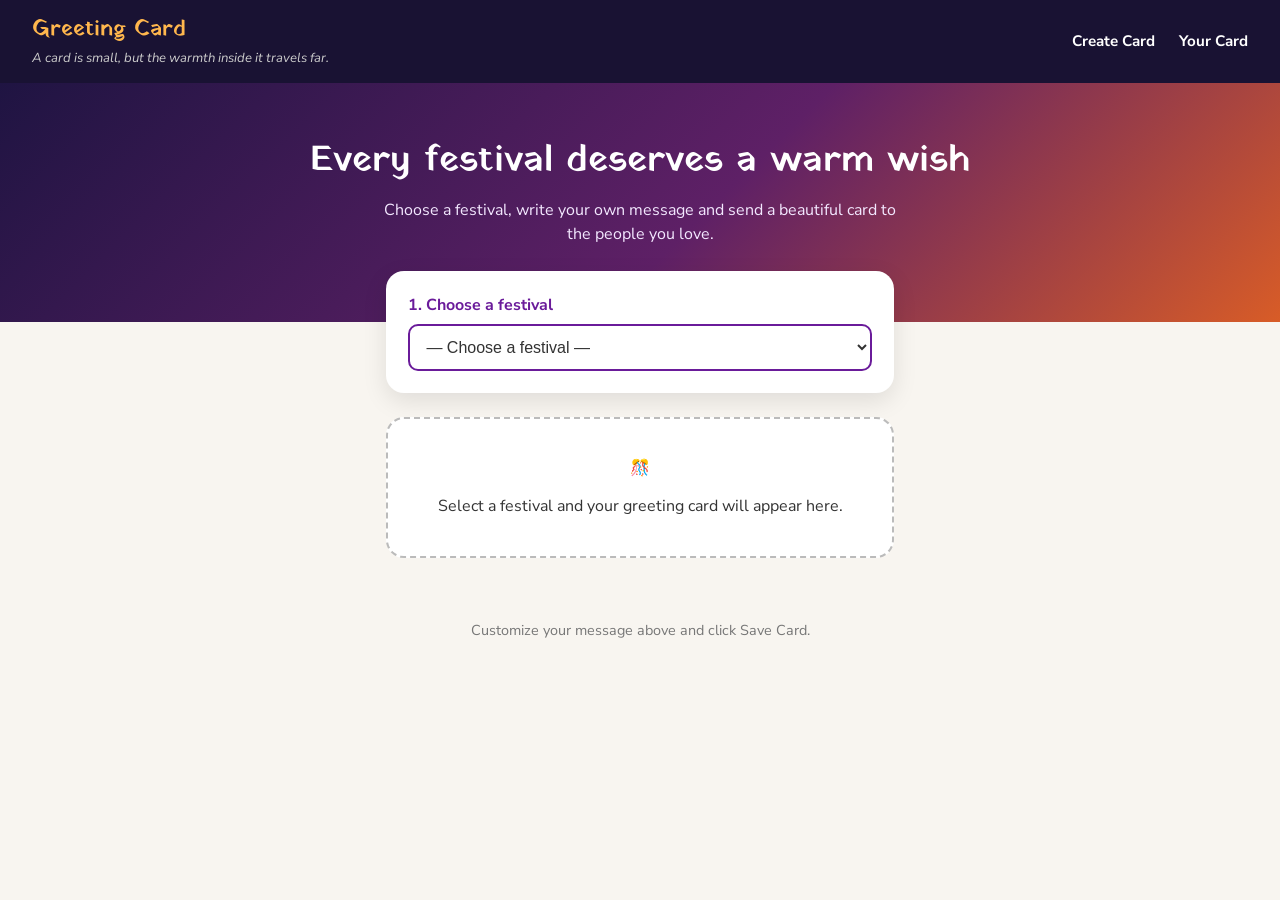
<file: index.html>
<!DOCTYPE html>
<html lang="en">
<head>
<meta charset="UTF-8">
<meta name="viewport" content="width=device-width, initial-scale=1">
<meta name="color-scheme" content="light">
<title>Festival Greeting Card Maker</title>
<link href="https://fonts.googleapis.com/css2?family=Nunito+Sans:wght@400;600;700&family=Yatra+One&display=swap" rel="stylesheet">
<link rel="stylesheet" href="flix.css">
</head>
<body>

<nav>
  <div class="brand">
    <strong>Greeting Card</strong>
    <span>A card is small, but the warmth inside it travels far.</span>
  </div>
  <div class="nav-links">
    <a href="greet.html">Create Card</a>
    <a href="greetnav.html#holi">Your Card</a>
  </div>
</nav>

<header>
  <h1>Every festival deserves a warm wish</h1>
  <p>Choose a festival, write your own message and send a beautiful card to the people you love.</p>
</header>

<main>
  <div class="box">
    <label for="festival">1. Choose a festival</label>
    <select id="festival">
      <option value="" disabled selected>— Choose a festival —</option>
      <option value="custom">✏️ Make your own card</option>
      <optgroup label="Hindu">
        <option value="diwali">Diwali</option>
        <option value="holi">Holi</option>
        <option value="rakhi">Raksha Bandhan</option>
        <option value="navratri">Navratri</option>
        <option value="dussehra">Dussehra</option>
        <option value="janmashtami">Janmashtami</option>
        <option value="durga">Durga Puja</option>
        <option value="ganesh">Ganesh Chaturthi</option>
        <option value="lohri">Lohri</option>
        <option value="pongal">Pongal</option>
        <option value="onam">Onam</option>
        <option value="chhath">Chhath Puja</option>
      </optgroup>
      <optgroup label="Muslim">
        <option value="eidfitr">Eid ul-Fitr</option>
        <option value="eidadha">Eid ul-Adha</option>
      </optgroup>
      <optgroup label="Sikh, Buddhist and Jain">
        <option value="gurpurab">Guru Nanak Jayanti</option>
        <option value="baisakhi">Baisakhi</option>
        <option value="buddha">Buddha Purnima</option>
        <option value="mahavir">Mahavir Jayanti</option>
      </optgroup>
      <optgroup label="Christian">
        <option value="christmas">Christmas</option>
        <option value="easter">Easter</option>
      </optgroup>
      <optgroup label="National and General">
        <option value="newyear">New Year</option>
        <option value="independence">Independence Day</option>
        <option value="republic">Republic Day</option>
      </optgroup>
    </select>
  </div>

  <div class="box empty">
    <p>🎊</p>
    <p>Select a festival and your greeting card will appear here.</p>
  </div>

<form id="custom" action="https://wa.me/" target="_blank" style="--c:#6a1b9a">
  <h2>Make Your Own Card</h2>
  <div class="face">
    <span class="deco d1">🎉</span><span class="deco d2">✨</span><span class="deco d3">🎉</span>
    <textarea name="text" rows="12" aria-label="Card message">🎉 Your Title Here 🎉

Dear Friend,
Write your own wish here.

With love, Your Name

Make your own card: https://greeting-card-maker-with-custom-sha.vercel.app/#custom</textarea>
  </div>
  <p class="about"><strong>Your own wish</strong><br>Write any message you like. The card link is in the last line, so it goes along when you share.</p>
  <div class="share-section">
    <span class="share-title">Share on:</span>
    <div class="share-buttons">
      <button type="submit" class="btn-wa">WhatsApp</button>
      <button type="submit" class="btn-x" formaction="https://twitter.com/intent/tweet">Post on X</button>
      <button type="submit" class="btn-fb" formaction="https://www.facebook.com/">Facebook</button>
      <button type="submit" class="btn-ig" formaction="https://www.instagram.com/">Instagram</button>
      <button type="submit" class="btn-sc" formaction="https://www.snapchat.com/">Snapchat</button>
    </div>
  </div>
</form>
<form id="diwali" action="greetnav.html#diwali" method="GET" style="--c:#f57c00">
  <h2>Diwali</h2>
  <div class="face">
    <span class="deco d1">🪔</span><span class="deco d2">✨</span><span class="deco d3">🪔</span>
    <textarea name="text" rows="12" aria-label="Card message">🪔 Happy Diwali 🪔

Dear Friend,
“Light one small lamp today. Hope spreads faster than darkness ever could.”

With love, Your Name

Make your own card: https://greeting-card-maker-with-custom-sha.vercel.app/#diwali</textarea>
  </div>
  <p class="about"><strong>Festival of Lights</strong><br>Celebrated in October or November. Homes glow with diyas and rangoli, families share sweets and pray to Goddess Lakshmi. It marks the victory of light over darkness and Lord Rama’s return to Ayodhya.</p>
  <button type="submit" class="save-btn">Save Card</button>
</form>
<form id="holi" action="greetnav.html#holi" method="GET" style="--c:#d81b60">
  <h2>Holi</h2>
  <div class="face">
    <span class="deco d1">🎨</span><span class="deco d2">💦</span><span class="deco d3">🎨</span>
    <textarea name="text" rows="12" aria-label="Card message">🎨 Happy Holi 🎨

Dear Friend,
“Life is a canvas, and today every colour is welcome.”

With love, Your Name

Make your own card: https://greeting-card-maker-with-custom-sha.vercel.app/#holi</textarea>
  </div>
  <p class="about"><strong>Festival of Colours</strong><br>Celebrated in March. People play with colours, sing and share sweets to welcome spring. It begins with Holika Dahan, the victory of good over evil.</p>
  <button type="submit" class="save-btn">Save Card</button>
</form>
<form id="rakhi" action="greetnav.html#rakhi" method="GET" style="--c:#c2185b">
  <h2>Raksha Bandhan</h2>
  <div class="face">
    <span class="deco d1">🎀</span><span class="deco d2">💛</span><span class="deco d3">🎀</span>
    <textarea name="text" rows="12" aria-label="Card message">🎀 Happy Raksha Bandhan 🎀

Dear Brother/Sister,
“Some bonds need no words, only a thread, a smile and a promise.”

With love, Your Name

Make your own card: https://greeting-card-maker-with-custom-sha.vercel.app/#rakhi</textarea>
  </div>
  <p class="about"><strong>Bond of Brother and Sister</strong><br>Celebrated in August. Sisters tie a rakhi on their brothers’ wrists, and brothers promise love, care and protection.</p>
  <button type="submit" class="save-btn">Save Card</button>
</form>
<form id="navratri" action="greetnav.html#navratri" method="GET" style="--c:#e53935">
  <h2>Navratri</h2>
  <div class="face">
    <span class="deco d1">🔱</span><span class="deco d2">🌺</span><span class="deco d3">🔱</span>
    <textarea name="text" rows="12" aria-label="Card message">🔱 Happy Navratri 🔱

Dear Friend,
“Faith lights the nine nights, and courage carries you through all the days.”

With love, Your Name

Make your own card: https://greeting-card-maker-with-custom-sha.vercel.app/#navratri</textarea>
  </div>
  <p class="about"><strong>Nine Nights of the Goddess</strong><br>Nine nights of worship of Goddess Durga, with fasting, garba and dandiya raas in the evenings.</p>
  <button type="submit" class="save-btn">Save Card</button>
</form>
<form id="dussehra" action="greetnav.html#dussehra" method="GET" style="--c:#bf360c">
  <h2>Dussehra</h2>
  <div class="face">
    <span class="deco d1">🏹</span><span class="deco d2">🔥</span><span class="deco d3">🏹</span>
    <textarea name="text" rows="12" aria-label="Card message">🏹 Happy Dussehra 🏹

Dear Friend,
“Every Ravan inside us falls when truth and kindness stand tall.”

With love, Your Name

Make your own card: https://greeting-card-maker-with-custom-sha.vercel.app/#dussehra</textarea>
  </div>
  <p class="about"><strong>Victory of Good over Evil</strong><br>Marks Lord Rama’s victory over Ravana. Effigies of Ravana are burnt on the tenth day after Navratri.</p>
  <button type="submit" class="save-btn">Save Card</button>
</form>
<form id="janmashtami" action="greetnav.html#janmashtami" method="GET" style="--c:#1e5aa8">
  <h2>Janmashtami</h2>
  <div class="face">
    <span class="deco d1">🦚</span><span class="deco d2">🪈</span><span class="deco d3">🦚</span>
    <textarea name="text" rows="12" aria-label="Card message">🦚 Happy Janmashtami 🦚

Dear Friend,
“Do your best, let go of the rest, and keep smiling like Krishna.”

With love, Your Name

Make your own card: https://greeting-card-maker-with-custom-sha.vercel.app/#janmashtami</textarea>
  </div>
  <p class="about"><strong>Birth of Lord Krishna</strong><br>Celebrated with fasting, bhajans, midnight prayers and the dahi handi pot-breaking fun.</p>
  <button type="submit" class="save-btn">Save Card</button>
</form>
<form id="durga" action="greetnav.html#durga" method="GET" style="--c:#c62828">
  <h2>Durga Puja</h2>
  <div class="face">
    <span class="deco d1">🌺</span><span class="deco d2">🥁</span><span class="deco d3">🌺</span>
    <textarea name="text" rows="12" aria-label="Card message">🌺 Shubho Durga Puja 🌺

Dear Friend,
“May Maa Durga give you the strength to face every storm with grace.”

With love, Your Name

Make your own card: https://greeting-card-maker-with-custom-sha.vercel.app/#durga</textarea>
  </div>
  <p class="about"><strong>Festival of Goddess Durga</strong><br>Most popular in Bengal. Grand pandals, dhak drums, dhunuchi dance and sindoor khela over five days.</p>
  <button type="submit" class="save-btn">Save Card</button>
</form>
<form id="ganesh" action="greetnav.html#ganesh" method="GET" style="--c:#ef6c00">
  <h2>Ganesh Chaturthi</h2>
  <div class="face">
    <span class="deco d1">🌼</span><span class="deco d2">🙏</span><span class="deco d3">🌼</span>
    <textarea name="text" rows="12" aria-label="Card message">🌼 Ganesh Chaturthi 🌼

Dear Friend,
“Begin with a prayer, walk with patience, and every obstacle will make way.”

Ganpati Bappa Morya! Your Name

Make your own card: https://greeting-card-maker-with-custom-sha.vercel.app/#ganesh</textarea>
  </div>
  <p class="about"><strong>Birthday of Lord Ganesha</strong><br>Ganesha idols are welcomed at home for a few days, offered modaks, and then immersed in water with cheers of Ganpati Bappa Morya.</p>
  <button type="submit" class="save-btn">Save Card</button>
</form>
<form id="lohri" action="greetnav.html#lohri" method="GET" style="--c:#e64a19">
  <h2>Lohri</h2>
  <div class="face">
    <span class="deco d1">🔥</span><span class="deco d2">🍿</span><span class="deco d3">🔥</span>
    <textarea name="text" rows="12" aria-label="Card message">🔥 Happy Lohri 🔥

Dear Friend,
“May the Lohri bonfire burn away your worries and warm every heart.”

With love, Your Name

Make your own card: https://greeting-card-maker-with-custom-sha.vercel.app/#lohri</textarea>
  </div>
  <p class="about"><strong>Winter Harvest Bonfire</strong><br>Celebrated in mid-January, mainly in Punjab. People dance bhangra around a bonfire and offer peanuts, rewri and popcorn.</p>
  <button type="submit" class="save-btn">Save Card</button>
</form>
<form id="pongal" action="greetnav.html#pongal" method="GET" style="--c:#f57f17">
  <h2>Pongal</h2>
  <div class="face">
    <span class="deco d1">🍯</span><span class="deco d2">🌞</span><span class="deco d3">🌾</span>
    <textarea name="text" rows="12" aria-label="Card message">🍯 Happy Pongal 🌾

Dear Friend,
“As the pot overflows, may your home overflow with joy and plenty.”

With love, Your Name

Make your own card: https://greeting-card-maker-with-custom-sha.vercel.app/#pongal</textarea>
  </div>
  <p class="about"><strong>Tamil Harvest Festival</strong><br>A four-day festival in January. Fresh rice is cooked until the pot overflows, to thank the Sun God and the farmers.</p>
  <button type="submit" class="save-btn">Save Card</button>
</form>
<form id="onam" action="greetnav.html#onam" method="GET" style="--c:#2e7d32">
  <h2>Onam</h2>
  <div class="face">
    <span class="deco d1">🌼</span><span class="deco d2">🛶</span><span class="deco d3">🌼</span>
    <textarea name="text" rows="12" aria-label="Card message">🌼 Happy Onam 🌼

Dear Friend,
“May the flower carpet at your door bring a year full of colour.”

With love, Your Name

Make your own card: https://greeting-card-maker-with-custom-sha.vercel.app/#onam</textarea>
  </div>
  <p class="about"><strong>Harvest Festival of Kerala</strong><br>Celebrated with pookalam flower carpets, the grand sadya feast, boat races and folk dances.</p>
  <button type="submit" class="save-btn">Save Card</button>
</form>
<form id="chhath" action="greetnav.html#chhath" method="GET" style="--c:#ff8f00">
  <h2>Chhath Puja</h2>
  <div class="face">
    <span class="deco d1">🌅</span><span class="deco d2">☀️</span><span class="deco d3">🪔</span>
    <textarea name="text" rows="12" aria-label="Card message">🌅 Happy Chhath Puja 🪔

Dear Friend,
“Bowing to the rising sun, may your life glow with health, faith and joy.”

With love, Your Name

Make your own card: https://greeting-card-maker-with-custom-sha.vercel.app/#chhath</textarea>
  </div>
  <p class="about"><strong>Worship of the Sun God</strong><br>A four-day festival celebrated in October or November, mainly in Bihar, Jharkhand and eastern Uttar Pradesh. Devotees fast and offer arghya to the setting and rising sun at rivers and ponds, thanking Surya Dev and Chhathi Maiya.</p>
  <button type="submit" class="save-btn">Save Card</button>
</form>
<form id="eidfitr" action="greetnav.html#eidfitr" method="GET" style="--c:#00796b">
  <h2>Eid ul-Fitr</h2>
  <div class="face">
    <span class="deco d1">🌙</span><span class="deco d2">⭐</span><span class="deco d3">🌙</span>
    <textarea name="text" rows="12" aria-label="Card message">🌙 Eid Mubarak 🌙

Dear Friend,
“After a month of patience, may Allah reward you with joy beyond measure.”

With love, Your Name

Make your own card: https://greeting-card-maker-with-custom-sha.vercel.app/#eidfitr</textarea>
  </div>
  <p class="about"><strong>Festival of Breaking the Fast</strong><br>Marks the end of Ramadan. People offer special prayers, wear new clothes, share sheer khurma and give charity to the needy.</p>
  <button type="submit" class="save-btn">Save Card</button>
</form>
<form id="eidadha" action="greetnav.html#eidadha" method="GET" style="--c:#00695c">
  <h2>Eid ul-Adha</h2>
  <div class="face">
    <span class="deco d1">🕌</span><span class="deco d2">🌙</span><span class="deco d3">🕌</span>
    <textarea name="text" rows="12" aria-label="Card message">🕌 Eid ul-Adha Mubarak 🕌

Dear Friend,
“May your sacrifices turn into blessings and your heart stay generous.”

With love, Your Name

Make your own card: https://greeting-card-maker-with-custom-sha.vercel.app/#eidadha</textarea>
  </div>
  <p class="about"><strong>Festival of Sacrifice</strong><br>Remembers Prophet Ibrahim’s devotion to Allah. Meat is shared with family, friends and the poor.</p>
  <button type="submit" class="save-btn">Save Card</button>
</form>
<form id="gurpurab" action="greetnav.html#gurpurab" method="GET" style="--c:#1565c0">
  <h2>Guru Nanak Jayanti</h2>
  <div class="face">
    <span class="deco d1">☬</span><span class="deco d2">🌟</span><span class="deco d3">☬</span>
    <textarea name="text" rows="12" aria-label="Card message">☬ Guru Nanak Jayanti ☬

Dear Friend,
“Walk in the light of Guru Nanak: be honest, be kind, serve everyone.”

Waheguru Ji Ka Khalsa. Your Name

Make your own card: https://greeting-card-maker-with-custom-sha.vercel.app/#gurpurab</textarea>
  </div>
  <p class="about"><strong>Birth of Guru Nanak Dev Ji</strong><br>Celebrated with prabhat pheris, kirtan and langar at gurdwaras. It remembers the teachings of honest work, sharing and equality.</p>
  <button type="submit" class="save-btn">Save Card</button>
</form>
<form id="baisakhi" action="greetnav.html#baisakhi" method="GET" style="--c:#ef9a00">
  <h2>Baisakhi</h2>
  <div class="face">
    <span class="deco d1">🌾</span><span class="deco d2">🥁</span><span class="deco d3">🌾</span>
    <textarea name="text" rows="12" aria-label="Card message">🌾 Happy Baisakhi 🌾

Dear Friend,
“May golden fields of wheat bring golden days of joy to your family.”

With love, Your Name

Make your own card: https://greeting-card-maker-with-custom-sha.vercel.app/#baisakhi</textarea>
  </div>
  <p class="about"><strong>Sikh New Year and Harvest</strong><br>Celebrated on 13 or 14 April. It marks the harvest and the founding of the Khalsa in 1699, with bhangra, fairs and gurdwara visits.</p>
  <button type="submit" class="save-btn">Save Card</button>
</form>
<form id="buddha" action="greetnav.html#buddha" method="GET" style="--c:#ff9800">
  <h2>Buddha Purnima</h2>
  <div class="face">
    <span class="deco d1">☸️</span><span class="deco d2">🕯️</span><span class="deco d3">☸️</span>
    <textarea name="text" rows="12" aria-label="Card message">☸️ Happy Buddha Purnima ☸️

Dear Friend,
“Peace comes from within. May you find it in every quiet moment.”

With love, Your Name

Make your own card: https://greeting-card-maker-with-custom-sha.vercel.app/#buddha</textarea>
  </div>
  <p class="about"><strong>Birth of Gautama Buddha</strong><br>Celebrated on the full moon of Vaishakha with meditation, prayers and acts of kindness.</p>
  <button type="submit" class="save-btn">Save Card</button>
</form>
<form id="mahavir" action="greetnav.html#mahavir" method="GET" style="--c:#8e24aa">
  <h2>Mahavir Jayanti</h2>
  <div class="face">
    <span class="deco d1">🪷</span><span class="deco d2">🕊️</span><span class="deco d3">🪷</span>
    <textarea name="text" rows="12" aria-label="Card message">🪷 Mahavir Jayanti 🪷

Dear Friend,
“Live and let live. May kindness be the path you choose each day.”

With love, Your Name

Make your own card: https://greeting-card-maker-with-custom-sha.vercel.app/#mahavir</textarea>
  </div>
  <p class="about"><strong>Birth of Lord Mahavir</strong><br>A Jain festival of processions and prayers, remembering the teachings of ahimsa (non-violence) and truth.</p>
  <button type="submit" class="save-btn">Save Card</button>
</form>
<form id="christmas" action="greetnav.html#christmas" method="GET" style="--c:#b71c1c">
  <h2>Christmas</h2>
  <div class="face">
    <span class="deco d1">🎄</span><span class="deco d2">🎁</span><span class="deco d3">❄️</span>
    <textarea name="text" rows="12" aria-label="Card message">🎄 Merry Christmas ❄️

Dear Friend,
“May the warmth of Christmas stay in your heart long after the lights fade.”

With love, Your Name

Make your own card: https://greeting-card-maker-with-custom-sha.vercel.app/#christmas</textarea>
  </div>
  <p class="about"><strong>Birth of Jesus Christ</strong><br>Celebrated on 25 December with church services, carols, the Christmas tree, gifts and a family feast.</p>
  <button type="submit" class="save-btn">Save Card</button>
</form>
<form id="easter" action="greetnav.html#easter" method="GET" style="--c:#ab47bc">
  <h2>Easter</h2>
  <div class="face">
    <span class="deco d1">🐣</span><span class="deco d2">🌷</span><span class="deco d3">🐣</span>
    <textarea name="text" rows="12" aria-label="Card message">🐣 Happy Easter 🐣

Dear Friend,
“Every ending hides a new beginning. Wishing you hope and a fresh start.”

With love, Your Name

Make your own card: https://greeting-card-maker-with-custom-sha.vercel.app/#easter</textarea>
  </div>
  <p class="about"><strong>Resurrection of Jesus</strong><br>Celebrated after Good Friday with church services, Easter eggs and family gatherings. It is a symbol of hope and new life.</p>
  <button type="submit" class="save-btn">Save Card</button>
</form>
<form id="newyear" action="greetnav.html#newyear" method="GET" style="--c:#3949ab">
  <h2>New Year</h2>
  <div class="face">
    <span class="deco d1">🎆</span><span class="deco d2">🎉</span><span class="deco d3">🎇</span>
    <textarea name="text" rows="12" aria-label="Card message">🎆 Happy New Year 🎇

Dear Friend,
“A new year is a blank page. Write something you will be proud of.”

With love, Your Name

Make your own card: https://greeting-card-maker-with-custom-sha.vercel.app/#newyear</textarea>
  </div>
  <p class="about"><strong>First Day of the Year</strong><br>Celebrated on 1 January with countdowns, fireworks, parties and fresh resolutions.</p>
  <button type="submit" class="save-btn">Save Card</button>
</form>
<form id="independence" action="greetnav.html#independence" method="GET" style="--c:#e8710a">
  <h2>Independence Day</h2>
  <div class="face">
    <span class="deco d1">🇮🇳</span><span class="deco d2">🕊️</span><span class="deco d3">🇮🇳</span>
    <textarea name="text" rows="12" aria-label="Card message">🇮🇳 Happy Independence Day 🇮🇳

Dear Friend,
“Proud of our past, hopeful for our future. Jai Hind!”

With love, Your Name

Make your own card: https://greeting-card-maker-with-custom-sha.vercel.app/#independence</textarea>
  </div>
  <p class="about"><strong>15 August 1947</strong><br>The day India became free from British rule. The Prime Minister hoists the flag at the Red Fort and the nation sings with pride.</p>
  <button type="submit" class="save-btn">Save Card</button>
</form>
<form id="republic" action="greetnav.html#republic" method="GET" style="--c:#138808">
  <h2>Republic Day</h2>
  <div class="face">
    <span class="deco d1">🎖️</span><span class="deco d2">🇮🇳</span><span class="deco d3">🎖️</span>
    <textarea name="text" rows="12" aria-label="Card message">🎖️ Happy Republic Day 🎖️

Dear Friend,
“Freedom is a gift, and our Constitution is its promise. Let us keep it alive.”

With love, Your Name

Make your own card: https://greeting-card-maker-with-custom-sha.vercel.app/#republic</textarea>
  </div>
  <p class="about"><strong>26 January 1950</strong><br>The day the Constitution of India came into effect. Celebrated with a grand parade on Kartavya Path in Delhi.</p>
  <button type="submit" class="save-btn">Save Card</button>
</form>
</main>

<footer>
  <p>Customize your message above and click Save Card.</p>
</footer>

</body>
</html>
</file>
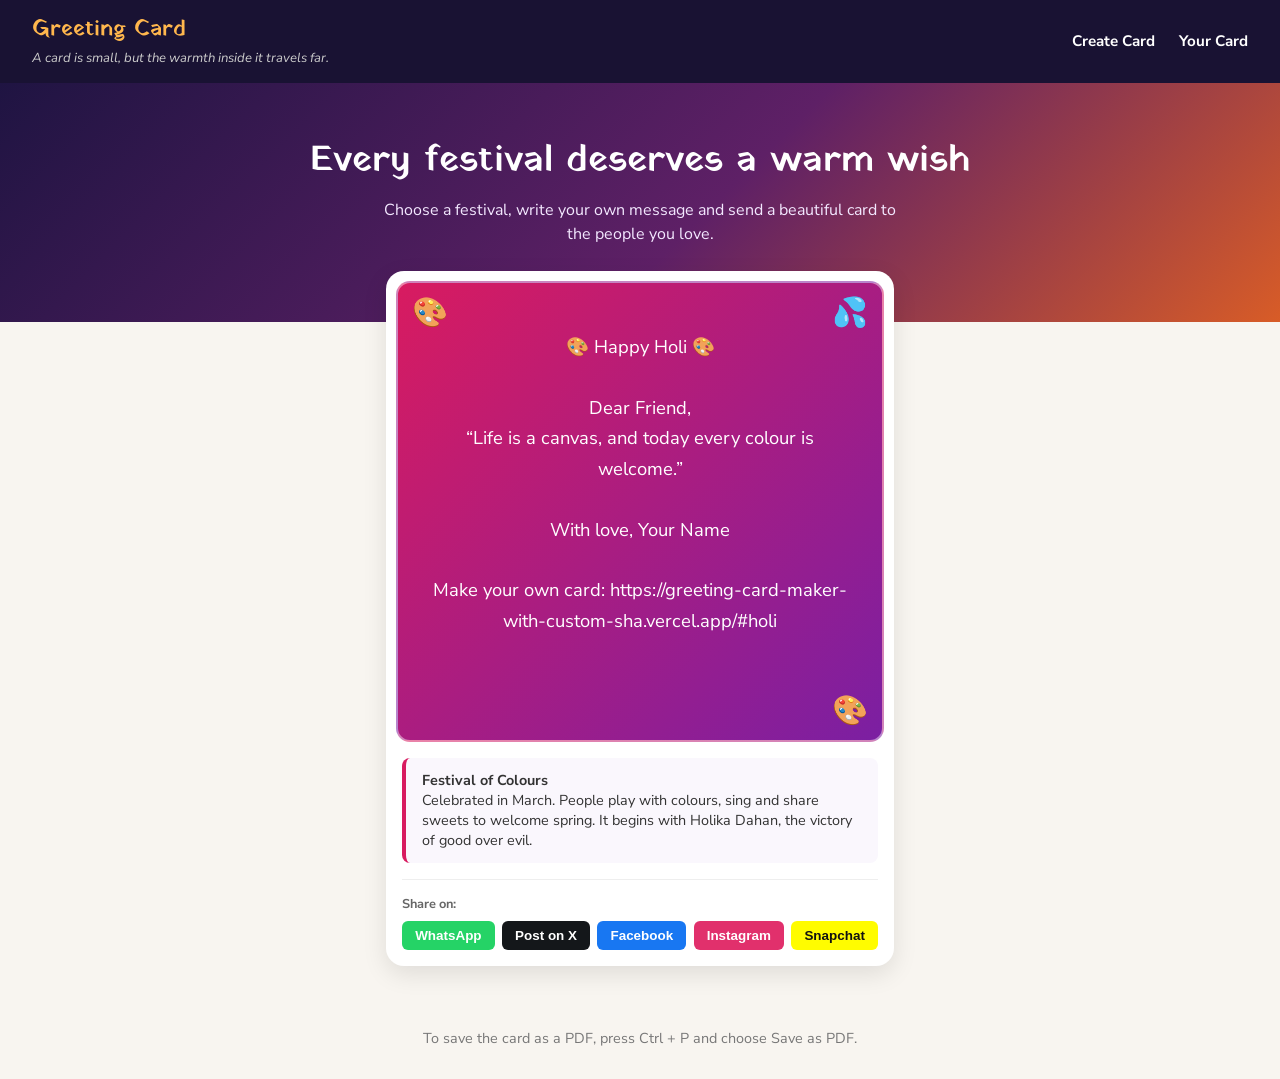
<file: greetnav.html>
<!DOCTYPE html>
<html lang="en">
<head>
<meta charset="UTF-8">
<meta name="viewport" content="width=device-width, initial-scale=1">
<meta name="color-scheme" content="light">
<title>Your Greeting Card</title>
<link href="https://fonts.googleapis.com/css2?family=Nunito+Sans:wght@400;600;700&family=Yatra+One&display=swap" rel="stylesheet">
<link rel="stylesheet" href="flix.css">
</head>
<body class="saved-page">

<nav>
  <div class="brand">
    <strong>Greeting Card</strong>
    <span>A card is small, but the warmth inside it travels far.</span>
  </div>
  <div class="nav-links">
    <a href="greet.html">Create Card</a>
    <a href="greetnav.html#holi">Your Card</a>
  </div>
</nav>

<header>
  <h1>Every festival deserves a warm wish</h1>
  <p>Choose a festival, write your own message and send a beautiful card to the people you love.</p>
</header>

<main>
<form id="diwali" action="https://wa.me/" target="_blank" style="--c:#f57c00">
  <div class="face">
    <span class="deco d1">🪔</span><span class="deco d2">✨</span><span class="deco d3">🪔</span>
    <textarea name="text" rows="12" aria-label="Card message">🪔 Happy Diwali 🪔

Dear Friend,
“Light one small lamp today. Hope spreads faster than darkness ever could.”

With love, Your Name

Make your own card: https://greeting-card-maker-with-custom-sha.vercel.app/#diwali</textarea>
  </div>
  <p class="about"><strong>Festival of Lights</strong><br>Celebrated in October or November. Homes glow with diyas and rangoli, families share sweets and pray to Goddess Lakshmi. It marks the victory of light over darkness and Lord Rama’s return to Ayodhya.</p>
  <div class="share-section">
    <span class="share-title">Share on:</span>
    <div class="share-buttons">
      <button type="submit" class="btn-wa">WhatsApp</button>
      <button type="submit" class="btn-x" formaction="https://twitter.com/intent/tweet">Post on X</button>
      <button type="submit" class="btn-fb" formaction="https://www.facebook.com/">Facebook</button>
      <button type="submit" class="btn-ig" formaction="https://www.instagram.com/">Instagram</button>
      <button type="submit" class="btn-sc" formaction="https://www.snapchat.com/">Snapchat</button>
    </div>
  </div>
</form>
<form id="holi" action="https://wa.me/" target="_blank" style="--c:#d81b60">
  <div class="face">
    <span class="deco d1">🎨</span><span class="deco d2">💦</span><span class="deco d3">🎨</span>
    <textarea name="text" rows="12" aria-label="Card message">🎨 Happy Holi 🎨

Dear Friend,
“Life is a canvas, and today every colour is welcome.”

With love, Your Name

Make your own card: https://greeting-card-maker-with-custom-sha.vercel.app/#holi</textarea>
  </div>
  <p class="about"><strong>Festival of Colours</strong><br>Celebrated in March. People play with colours, sing and share sweets to welcome spring. It begins with Holika Dahan, the victory of good over evil.</p>
  <div class="share-section">
    <span class="share-title">Share on:</span>
    <div class="share-buttons">
      <button type="submit" class="btn-wa">WhatsApp</button>
      <button type="submit" class="btn-x" formaction="https://twitter.com/intent/tweet">Post on X</button>
      <button type="submit" class="btn-fb" formaction="https://www.facebook.com/">Facebook</button>
      <button type="submit" class="btn-ig" formaction="https://www.instagram.com/">Instagram</button>
      <button type="submit" class="btn-sc" formaction="https://www.snapchat.com/">Snapchat</button>
    </div>
  </div>
</form>
<form id="rakhi" action="https://wa.me/" target="_blank" style="--c:#c2185b">
  <div class="face">
    <span class="deco d1">🎀</span><span class="deco d2">💛</span><span class="deco d3">🎀</span>
    <textarea name="text" rows="12" aria-label="Card message">🎀 Happy Raksha Bandhan 🎀

Dear Brother/Sister,
“Some bonds need no words, only a thread, a smile and a promise.”

With love, Your Name

Make your own card: https://greeting-card-maker-with-custom-sha.vercel.app/#rakhi</textarea>
  </div>
  <p class="about"><strong>Bond of Brother and Sister</strong><br>Celebrated in August. Sisters tie a rakhi on their brothers’ wrists, and brothers promise love, care and protection.</p>
  <div class="share-section">
    <span class="share-title">Share on:</span>
    <div class="share-buttons">
      <button type="submit" class="btn-wa">WhatsApp</button>
      <button type="submit" class="btn-x" formaction="https://twitter.com/intent/tweet">Post on X</button>
      <button type="submit" class="btn-fb" formaction="https://www.facebook.com/">Facebook</button>
      <button type="submit" class="btn-ig" formaction="https://www.instagram.com/">Instagram</button>
      <button type="submit" class="btn-sc" formaction="https://www.snapchat.com/">Snapchat</button>
    </div>
  </div>
</form>
<form id="navratri" action="https://wa.me/" target="_blank" style="--c:#e53935">
  <div class="face">
    <span class="deco d1">🔱</span><span class="deco d2">🌺</span><span class="deco d3">🔱</span>
    <textarea name="text" rows="12" aria-label="Card message">🔱 Happy Navratri 🔱

Dear Friend,
“Faith lights the nine nights, and courage carries you through all the days.”

With love, Your Name

Make your own card: https://greeting-card-maker-with-custom-sha.vercel.app/#navratri</textarea>
  </div>
  <p class="about"><strong>Nine Nights of the Goddess</strong><br>Nine nights of worship of Goddess Durga, with fasting, garba and dandiya raas in the evenings.</p>
  <div class="share-section">
    <span class="share-title">Share on:</span>
    <div class="share-buttons">
      <button type="submit" class="btn-wa">WhatsApp</button>
      <button type="submit" class="btn-x" formaction="https://twitter.com/intent/tweet">Post on X</button>
      <button type="submit" class="btn-fb" formaction="https://www.facebook.com/">Facebook</button>
      <button type="submit" class="btn-ig" formaction="https://www.instagram.com/">Instagram</button>
      <button type="submit" class="btn-sc" formaction="https://www.snapchat.com/">Snapchat</button>
    </div>
  </div>
</form>
<form id="dussehra" action="https://wa.me/" target="_blank" style="--c:#bf360c">
  <div class="face">
    <span class="deco d1">🏹</span><span class="deco d2">🔥</span><span class="deco d3">🏹</span>
    <textarea name="text" rows="12" aria-label="Card message">🏹 Happy Dussehra 🏹

Dear Friend,
“Every Ravan inside us falls when truth and kindness stand tall.”

With love, Your Name

Make your own card: https://greeting-card-maker-with-custom-sha.vercel.app/#dussehra</textarea>
  </div>
  <p class="about"><strong>Victory of Good over Evil</strong><br>Marks Lord Rama’s victory over Ravana. Effigies of Ravana are burnt on the tenth day after Navratri.</p>
  <div class="share-section">
    <span class="share-title">Share on:</span>
    <div class="share-buttons">
      <button type="submit" class="btn-wa">WhatsApp</button>
      <button type="submit" class="btn-x" formaction="https://twitter.com/intent/tweet">Post on X</button>
      <button type="submit" class="btn-fb" formaction="https://www.facebook.com/">Facebook</button>
      <button type="submit" class="btn-ig" formaction="https://www.instagram.com/">Instagram</button>
      <button type="submit" class="btn-sc" formaction="https://www.snapchat.com/">Snapchat</button>
    </div>
  </div>
</form>
<form id="janmashtami" action="https://wa.me/" target="_blank" style="--c:#1e5aa8">
  <div class="face">
    <span class="deco d1">🦚</span><span class="deco d2">🪈</span><span class="deco d3">🦚</span>
    <textarea name="text" rows="12" aria-label="Card message">🦚 Happy Janmashtami 🦚

Dear Friend,
“Do your best, let go of the rest, and keep smiling like Krishna.”

With love, Your Name

Make your own card: https://greeting-card-maker-with-custom-sha.vercel.app/#janmashtami</textarea>
  </div>
  <p class="about"><strong>Birth of Lord Krishna</strong><br>Celebrated with fasting, bhajans, midnight prayers and the dahi handi pot-breaking fun.</p>
  <div class="share-section">
    <span class="share-title">Share on:</span>
    <div class="share-buttons">
      <button type="submit" class="btn-wa">WhatsApp</button>
      <button type="submit" class="btn-x" formaction="https://twitter.com/intent/tweet">Post on X</button>
      <button type="submit" class="btn-fb" formaction="https://www.facebook.com/">Facebook</button>
      <button type="submit" class="btn-ig" formaction="https://www.instagram.com/">Instagram</button>
      <button type="submit" class="btn-sc" formaction="https://www.snapchat.com/">Snapchat</button>
    </div>
  </div>
</form>
<form id="durga" action="https://wa.me/" target="_blank" style="--c:#c62828">
  <div class="face">
    <span class="deco d1">🌺</span><span class="deco d2">🥁</span><span class="deco d3">🌺</span>
    <textarea name="text" rows="12" aria-label="Card message">🌺 Shubho Durga Puja 🌺

Dear Friend,
“May Maa Durga give you the strength to face every storm with grace.”

With love, Your Name

Make your own card: https://greeting-card-maker-with-custom-sha.vercel.app/#durga</textarea>
  </div>
  <p class="about"><strong>Festival of Goddess Durga</strong><br>Most popular in Bengal. Grand pandals, dhak drums, dhunuchi dance and sindoor khela over five days.</p>
  <div class="share-section">
    <span class="share-title">Share on:</span>
    <div class="share-buttons">
      <button type="submit" class="btn-wa">WhatsApp</button>
      <button type="submit" class="btn-x" formaction="https://twitter.com/intent/tweet">Post on X</button>
      <button type="submit" class="btn-fb" formaction="https://www.facebook.com/">Facebook</button>
      <button type="submit" class="btn-ig" formaction="https://www.instagram.com/">Instagram</button>
      <button type="submit" class="btn-sc" formaction="https://www.snapchat.com/">Snapchat</button>
    </div>
  </div>
</form>
<form id="ganesh" action="https://wa.me/" target="_blank" style="--c:#ef6c00">
  <div class="face">
    <span class="deco d1">🌼</span><span class="deco d2">🙏</span><span class="deco d3">🌼</span>
    <textarea name="text" rows="12" aria-label="Card message">🌼 Ganesh Chaturthi 🌼

Dear Friend,
“Begin with a prayer, walk with patience, and every obstacle will make way.”

Ganpati Bappa Morya! Your Name

Make your own card: https://greeting-card-maker-with-custom-sha.vercel.app/#ganesh</textarea>
  </div>
  <p class="about"><strong>Birthday of Lord Ganesha</strong><br>Ganesha idols are welcomed at home for a few days, offered modaks, and then immersed in water with cheers of Ganpati Bappa Morya.</p>
  <div class="share-section">
    <span class="share-title">Share on:</span>
    <div class="share-buttons">
      <button type="submit" class="btn-wa">WhatsApp</button>
      <button type="submit" class="btn-x" formaction="https://twitter.com/intent/tweet">Post on X</button>
      <button type="submit" class="btn-fb" formaction="https://www.facebook.com/">Facebook</button>
      <button type="submit" class="btn-ig" formaction="https://www.instagram.com/">Instagram</button>
      <button type="submit" class="btn-sc" formaction="https://www.snapchat.com/">Snapchat</button>
    </div>
  </div>
</form>
<form id="lohri" action="https://wa.me/" target="_blank" style="--c:#e64a19">
  <div class="face">
    <span class="deco d1">🔥</span><span class="deco d2">🍿</span><span class="deco d3">🔥</span>
    <textarea name="text" rows="12" aria-label="Card message">🔥 Happy Lohri 🔥

Dear Friend,
“May the Lohri bonfire burn away your worries and warm every heart.”

With love, Your Name

Make your own card: https://greeting-card-maker-with-custom-sha.vercel.app/#lohri</textarea>
  </div>
  <p class="about"><strong>Winter Harvest Bonfire</strong><br>Celebrated in mid-January, mainly in Punjab. People dance bhangra around a bonfire and offer peanuts, rewri and popcorn.</p>
  <div class="share-section">
    <span class="share-title">Share on:</span>
    <div class="share-buttons">
      <button type="submit" class="btn-wa">WhatsApp</button>
      <button type="submit" class="btn-x" formaction="https://twitter.com/intent/tweet">Post on X</button>
      <button type="submit" class="btn-fb" formaction="https://www.facebook.com/">Facebook</button>
      <button type="submit" class="btn-ig" formaction="https://www.instagram.com/">Instagram</button>
      <button type="submit" class="btn-sc" formaction="https://www.snapchat.com/">Snapchat</button>
    </div>
  </div>
</form>
<form id="pongal" action="https://wa.me/" target="_blank" style="--c:#f57f17">
  <div class="face">
    <span class="deco d1">🍯</span><span class="deco d2">🌞</span><span class="deco d3">🌾</span>
    <textarea name="text" rows="12" aria-label="Card message">🍯 Happy Pongal 🌾

Dear Friend,
“As the pot overflows, may your home overflow with joy and plenty.”

With love, Your Name

Make your own card: https://greeting-card-maker-with-custom-sha.vercel.app/#pongal</textarea>
  </div>
  <p class="about"><strong>Tamil Harvest Festival</strong><br>A four-day festival in January. Fresh rice is cooked until the pot overflows, to thank the Sun God and the farmers.</p>
  <div class="share-section">
    <span class="share-title">Share on:</span>
    <div class="share-buttons">
      <button type="submit" class="btn-wa">WhatsApp</button>
      <button type="submit" class="btn-x" formaction="https://twitter.com/intent/tweet">Post on X</button>
      <button type="submit" class="btn-fb" formaction="https://www.facebook.com/">Facebook</button>
      <button type="submit" class="btn-ig" formaction="https://www.instagram.com/">Instagram</button>
      <button type="submit" class="btn-sc" formaction="https://www.snapchat.com/">Snapchat</button>
    </div>
  </div>
</form>
<form id="onam" action="https://wa.me/" target="_blank" style="--c:#2e7d32">
  <div class="face">
    <span class="deco d1">🌼</span><span class="deco d2">🛶</span><span class="deco d3">🌼</span>
    <textarea name="text" rows="12" aria-label="Card message">🌼 Happy Onam 🌼

Dear Friend,
“May the flower carpet at your door bring a year full of colour.”

With love, Your Name

Make your own card: https://greeting-card-maker-with-custom-sha.vercel.app/#onam</textarea>
  </div>
  <p class="about"><strong>Harvest Festival of Kerala</strong><br>Celebrated with pookalam flower carpets, the grand sadya feast, boat races and folk dances.</p>
  <div class="share-section">
    <span class="share-title">Share on:</span>
    <div class="share-buttons">
      <button type="submit" class="btn-wa">WhatsApp</button>
      <button type="submit" class="btn-x" formaction="https://twitter.com/intent/tweet">Post on X</button>
      <button type="submit" class="btn-fb" formaction="https://www.facebook.com/">Facebook</button>
      <button type="submit" class="btn-ig" formaction="https://www.instagram.com/">Instagram</button>
      <button type="submit" class="btn-sc" formaction="https://www.snapchat.com/">Snapchat</button>
    </div>
  </div>
</form>
<form id="chhath" action="https://wa.me/" target="_blank" style="--c:#ff8f00">
  <div class="face">
    <span class="deco d1">🌅</span><span class="deco d2">☀️</span><span class="deco d3">🪔</span>
    <textarea name="text" rows="12" aria-label="Card message">🌅 Happy Chhath Puja 🪔

Dear Friend,
“Bowing to the rising sun, may your life glow with health, faith and joy.”

With love, Your Name

Make your own card: https://greeting-card-maker-with-custom-sha.vercel.app/#chhath</textarea>
  </div>
  <p class="about"><strong>Worship of the Sun God</strong><br>A four-day festival celebrated in October or November, mainly in Bihar, Jharkhand and eastern Uttar Pradesh. Devotees fast and offer arghya to the setting and rising sun at rivers and ponds, thanking Surya Dev and Chhathi Maiya.</p>
  <div class="share-section">
    <span class="share-title">Share on:</span>
    <div class="share-buttons">
      <button type="submit" class="btn-wa">WhatsApp</button>
      <button type="submit" class="btn-x" formaction="https://twitter.com/intent/tweet">Post on X</button>
      <button type="submit" class="btn-fb" formaction="https://www.facebook.com/">Facebook</button>
      <button type="submit" class="btn-ig" formaction="https://www.instagram.com/">Instagram</button>
      <button type="submit" class="btn-sc" formaction="https://www.snapchat.com/">Snapchat</button>
    </div>
  </div>
</form>
<form id="eidfitr" action="https://wa.me/" target="_blank" style="--c:#00796b">
  <div class="face">
    <span class="deco d1">🌙</span><span class="deco d2">⭐</span><span class="deco d3">🌙</span>
    <textarea name="text" rows="12" aria-label="Card message">🌙 Eid Mubarak 🌙

Dear Friend,
“After a month of patience, may Allah reward you with joy beyond measure.”

With love, Your Name

Make your own card: https://greeting-card-maker-with-custom-sha.vercel.app/#eidfitr</textarea>
  </div>
  <p class="about"><strong>Festival of Breaking the Fast</strong><br>Marks the end of Ramadan. People offer special prayers, wear new clothes, share sheer khurma and give charity to the needy.</p>
  <div class="share-section">
    <span class="share-title">Share on:</span>
    <div class="share-buttons">
      <button type="submit" class="btn-wa">WhatsApp</button>
      <button type="submit" class="btn-x" formaction="https://twitter.com/intent/tweet">Post on X</button>
      <button type="submit" class="btn-fb" formaction="https://www.facebook.com/">Facebook</button>
      <button type="submit" class="btn-ig" formaction="https://www.instagram.com/">Instagram</button>
      <button type="submit" class="btn-sc" formaction="https://www.snapchat.com/">Snapchat</button>
    </div>
  </div>
</form>
<form id="eidadha" action="https://wa.me/" target="_blank" style="--c:#00695c">
  <div class="face">
    <span class="deco d1">🕌</span><span class="deco d2">🌙</span><span class="deco d3">🕌</span>
    <textarea name="text" rows="12" aria-label="Card message">🕌 Eid ul-Adha Mubarak 🕌

Dear Friend,
“May your sacrifices turn into blessings and your heart stay generous.”

With love, Your Name

Make your own card: https://greeting-card-maker-with-custom-sha.vercel.app/#eidadha</textarea>
  </div>
  <p class="about"><strong>Festival of Sacrifice</strong><br>Remembers Prophet Ibrahim’s devotion to Allah. Meat is shared with family, friends and the poor.</p>
  <div class="share-section">
    <span class="share-title">Share on:</span>
    <div class="share-buttons">
      <button type="submit" class="btn-wa">WhatsApp</button>
      <button type="submit" class="btn-x" formaction="https://twitter.com/intent/tweet">Post on X</button>
      <button type="submit" class="btn-fb" formaction="https://www.facebook.com/">Facebook</button>
      <button type="submit" class="btn-ig" formaction="https://www.instagram.com/">Instagram</button>
      <button type="submit" class="btn-sc" formaction="https://www.snapchat.com/">Snapchat</button>
    </div>
  </div>
</form>
<form id="gurpurab" action="https://wa.me/" target="_blank" style="--c:#1565c0">
  <div class="face">
    <span class="deco d1">☬</span><span class="deco d2">🌟</span><span class="deco d3">☬</span>
    <textarea name="text" rows="12" aria-label="Card message">☬ Guru Nanak Jayanti ☬

Dear Friend,
“Walk in the light of Guru Nanak: be honest, be kind, serve everyone.”

Waheguru Ji Ka Khalsa. Your Name

Make your own card: https://greeting-card-maker-with-custom-sha.vercel.app/#gurpurab</textarea>
  </div>
  <p class="about"><strong>Birth of Guru Nanak Dev Ji</strong><br>Celebrated with prabhat pheris, kirtan and langar at gurdwaras. It remembers the teachings of honest work, sharing and equality.</p>
  <div class="share-section">
    <span class="share-title">Share on:</span>
    <div class="share-buttons">
      <button type="submit" class="btn-wa">WhatsApp</button>
      <button type="submit" class="btn-x" formaction="https://twitter.com/intent/tweet">Post on X</button>
      <button type="submit" class="btn-fb" formaction="https://www.facebook.com/">Facebook</button>
      <button type="submit" class="btn-ig" formaction="https://www.instagram.com/">Instagram</button>
      <button type="submit" class="btn-sc" formaction="https://www.snapchat.com/">Snapchat</button>
    </div>
  </div>
</form>
<form id="baisakhi" action="https://wa.me/" target="_blank" style="--c:#ef9a00">
  <div class="face">
    <span class="deco d1">🌾</span><span class="deco d2">🥁</span><span class="deco d3">🌾</span>
    <textarea name="text" rows="12" aria-label="Card message">🌾 Happy Baisakhi 🌾

Dear Friend,
“May golden fields of wheat bring golden days of joy to your family.”

With love, Your Name

Make your own card: https://greeting-card-maker-with-custom-sha.vercel.app/#baisakhi</textarea>
  </div>
  <p class="about"><strong>Sikh New Year and Harvest</strong><br>Celebrated on 13 or 14 April. It marks the harvest and the founding of the Khalsa in 1699, with bhangra, fairs and gurdwara visits.</p>
  <div class="share-section">
    <span class="share-title">Share on:</span>
    <div class="share-buttons">
      <button type="submit" class="btn-wa">WhatsApp</button>
      <button type="submit" class="btn-x" formaction="https://twitter.com/intent/tweet">Post on X</button>
      <button type="submit" class="btn-fb" formaction="https://www.facebook.com/">Facebook</button>
      <button type="submit" class="btn-ig" formaction="https://www.instagram.com/">Instagram</button>
      <button type="submit" class="btn-sc" formaction="https://www.snapchat.com/">Snapchat</button>
    </div>
  </div>
</form>
<form id="buddha" action="https://wa.me/" target="_blank" style="--c:#ff9800">
  <div class="face">
    <span class="deco d1">☸️</span><span class="deco d2">🕯️</span><span class="deco d3">☸️</span>
    <textarea name="text" rows="12" aria-label="Card message">☸️ Happy Buddha Purnima ☸️

Dear Friend,
“Peace comes from within. May you find it in every quiet moment.”

With love, Your Name

Make your own card: https://greeting-card-maker-with-custom-sha.vercel.app/#buddha</textarea>
  </div>
  <p class="about"><strong>Birth of Gautama Buddha</strong><br>Celebrated on the full moon of Vaishakha with meditation, prayers and acts of kindness.</p>
  <div class="share-section">
    <span class="share-title">Share on:</span>
    <div class="share-buttons">
      <button type="submit" class="btn-wa">WhatsApp</button>
      <button type="submit" class="btn-x" formaction="https://twitter.com/intent/tweet">Post on X</button>
      <button type="submit" class="btn-fb" formaction="https://www.facebook.com/">Facebook</button>
      <button type="submit" class="btn-ig" formaction="https://www.instagram.com/">Instagram</button>
      <button type="submit" class="btn-sc" formaction="https://www.snapchat.com/">Snapchat</button>
    </div>
  </div>
</form>
<form id="mahavir" action="https://wa.me/" target="_blank" style="--c:#8e24aa">
  <div class="face">
    <span class="deco d1">🪷</span><span class="deco d2">🕊️</span><span class="deco d3">🪷</span>
    <textarea name="text" rows="12" aria-label="Card message">🪷 Mahavir Jayanti 🪷

Dear Friend,
“Live and let live. May kindness be the path you choose each day.”

With love, Your Name

Make your own card: https://greeting-card-maker-with-custom-sha.vercel.app/#mahavir</textarea>
  </div>
  <p class="about"><strong>Birth of Lord Mahavir</strong><br>A Jain festival of processions and prayers, remembering the teachings of ahimsa (non-violence) and truth.</p>
  <div class="share-section">
    <span class="share-title">Share on:</span>
    <div class="share-buttons">
      <button type="submit" class="btn-wa">WhatsApp</button>
      <button type="submit" class="btn-x" formaction="https://twitter.com/intent/tweet">Post on X</button>
      <button type="submit" class="btn-fb" formaction="https://www.facebook.com/">Facebook</button>
      <button type="submit" class="btn-ig" formaction="https://www.instagram.com/">Instagram</button>
      <button type="submit" class="btn-sc" formaction="https://www.snapchat.com/">Snapchat</button>
    </div>
  </div>
</form>
<form id="christmas" action="https://wa.me/" target="_blank" style="--c:#b71c1c">
  <div class="face">
    <span class="deco d1">🎄</span><span class="deco d2">🎁</span><span class="deco d3">❄️</span>
    <textarea name="text" rows="12" aria-label="Card message">🎄 Merry Christmas ❄️

Dear Friend,
“May the warmth of Christmas stay in your heart long after the lights fade.”

With love, Your Name

Make your own card: https://greeting-card-maker-with-custom-sha.vercel.app/#christmas</textarea>
  </div>
  <p class="about"><strong>Birth of Jesus Christ</strong><br>Celebrated on 25 December with church services, carols, the Christmas tree, gifts and a family feast.</p>
  <div class="share-section">
    <span class="share-title">Share on:</span>
    <div class="share-buttons">
      <button type="submit" class="btn-wa">WhatsApp</button>
      <button type="submit" class="btn-x" formaction="https://twitter.com/intent/tweet">Post on X</button>
      <button type="submit" class="btn-fb" formaction="https://www.facebook.com/">Facebook</button>
      <button type="submit" class="btn-ig" formaction="https://www.instagram.com/">Instagram</button>
      <button type="submit" class="btn-sc" formaction="https://www.snapchat.com/">Snapchat</button>
    </div>
  </div>
</form>
<form id="easter" action="https://wa.me/" target="_blank" style="--c:#ab47bc">
  <div class="face">
    <span class="deco d1">🐣</span><span class="deco d2">🌷</span><span class="deco d3">🐣</span>
    <textarea name="text" rows="12" aria-label="Card message">🐣 Happy Easter 🐣

Dear Friend,
“Every ending hides a new beginning. Wishing you hope and a fresh start.”

With love, Your Name

Make your own card: https://greeting-card-maker-with-custom-sha.vercel.app/#easter</textarea>
  </div>
  <p class="about"><strong>Resurrection of Jesus</strong><br>Celebrated after Good Friday with church services, Easter eggs and family gatherings. It is a symbol of hope and new life.</p>
  <div class="share-section">
    <span class="share-title">Share on:</span>
    <div class="share-buttons">
      <button type="submit" class="btn-wa">WhatsApp</button>
      <button type="submit" class="btn-x" formaction="https://twitter.com/intent/tweet">Post on X</button>
      <button type="submit" class="btn-fb" formaction="https://www.facebook.com/">Facebook</button>
      <button type="submit" class="btn-ig" formaction="https://www.instagram.com/">Instagram</button>
      <button type="submit" class="btn-sc" formaction="https://www.snapchat.com/">Snapchat</button>
    </div>
  </div>
</form>
<form id="newyear" action="https://wa.me/" target="_blank" style="--c:#3949ab">
  <div class="face">
    <span class="deco d1">🎆</span><span class="deco d2">🎉</span><span class="deco d3">🎇</span>
    <textarea name="text" rows="12" aria-label="Card message">🎆 Happy New Year 🎇

Dear Friend,
“A new year is a blank page. Write something you will be proud of.”

With love, Your Name

Make your own card: https://greeting-card-maker-with-custom-sha.vercel.app/#newyear</textarea>
  </div>
  <p class="about"><strong>First Day of the Year</strong><br>Celebrated on 1 January with countdowns, fireworks, parties and fresh resolutions.</p>
  <div class="share-section">
    <span class="share-title">Share on:</span>
    <div class="share-buttons">
      <button type="submit" class="btn-wa">WhatsApp</button>
      <button type="submit" class="btn-x" formaction="https://twitter.com/intent/tweet">Post on X</button>
      <button type="submit" class="btn-fb" formaction="https://www.facebook.com/">Facebook</button>
      <button type="submit" class="btn-ig" formaction="https://www.instagram.com/">Instagram</button>
      <button type="submit" class="btn-sc" formaction="https://www.snapchat.com/">Snapchat</button>
    </div>
  </div>
</form>
<form id="independence" action="https://wa.me/" target="_blank" style="--c:#e8710a">
  <div class="face">
    <span class="deco d1">🇮🇳</span><span class="deco d2">🕊️</span><span class="deco d3">🇮🇳</span>
    <textarea name="text" rows="12" aria-label="Card message">🇮🇳 Happy Independence Day 🇮🇳

Dear Friend,
“Proud of our past, hopeful for our future. Jai Hind!”

With love, Your Name

Make your own card: https://greeting-card-maker-with-custom-sha.vercel.app/#independence</textarea>
  </div>
  <p class="about"><strong>15 August 1947</strong><br>The day India became free from British rule. The Prime Minister hoists the flag at the Red Fort and the nation sings with pride.</p>
  <div class="share-section">
    <span class="share-title">Share on:</span>
    <div class="share-buttons">
      <button type="submit" class="btn-wa">WhatsApp</button>
      <button type="submit" class="btn-x" formaction="https://twitter.com/intent/tweet">Post on X</button>
      <button type="submit" class="btn-fb" formaction="https://www.facebook.com/">Facebook</button>
      <button type="submit" class="btn-ig" formaction="https://www.instagram.com/">Instagram</button>
      <button type="submit" class="btn-sc" formaction="https://www.snapchat.com/">Snapchat</button>
    </div>
  </div>
</form>
<form id="republic" action="https://wa.me/" target="_blank" style="--c:#138808">
  <div class="face">
    <span class="deco d1">🎖️</span><span class="deco d2">🇮🇳</span><span class="deco d3">🎖️</span>
    <textarea name="text" rows="12" aria-label="Card message">🎖️ Happy Republic Day 🎖️

Dear Friend,
“Freedom is a gift, and our Constitution is its promise. Let us keep it alive.”

With love, Your Name

Make your own card: https://greeting-card-maker-with-custom-sha.vercel.app/#republic</textarea>
  </div>
  <p class="about"><strong>26 January 1950</strong><br>The day the Constitution of India came into effect. Celebrated with a grand parade on Kartavya Path in Delhi.</p>
  <div class="share-section">
    <span class="share-title">Share on:</span>
    <div class="share-buttons">
      <button type="submit" class="btn-wa">WhatsApp</button>
      <button type="submit" class="btn-x" formaction="https://twitter.com/intent/tweet">Post on X</button>
      <button type="submit" class="btn-fb" formaction="https://www.facebook.com/">Facebook</button>
      <button type="submit" class="btn-ig" formaction="https://www.instagram.com/">Instagram</button>
      <button type="submit" class="btn-sc" formaction="https://www.snapchat.com/">Snapchat</button>
    </div>
  </div>
</form>
</main>

<footer>
  <p>To save the card as a PDF, press Ctrl + P and choose Save as PDF.</p>
</footer>

</body>
</html>
</file>
<file: flix.css>
/* Colors & Base */
:root {
  --main: #6a1b9a;
  --bg: #f8f5f0;
  color-scheme: light;
}

* {
  box-sizing: border-box;
}

body {
  margin: 0;
  font-family: "Nunito Sans", Arial, sans-serif;
  background: var(--bg);
  color: #333;
}

nav {
  background: #191233;
  color: white;
  padding: 0.9rem 2rem;
  display: flex;
  justify-content: space-between;
  align-items: center;
  flex-wrap: wrap;
  gap: 1rem;
}

nav .brand strong {
  display: block;
  font: 1.35rem "Yatra One", Georgia, serif;
  color: #ffb74d;
}

nav .brand span {
  font-size: 0.82rem;
  color: #ccc;
  font-style: italic;
}

nav .nav-links {
  display: flex;
  gap: 1.5rem;
}

nav .nav-links a {
  color: white;
  text-decoration: none;
  font-weight: 700;
  font-size: 0.95rem;
}

nav .nav-links a:hover {
  color: #ffb74d;
}

header {
  text-align: center;
  color: white;
  padding: 3.2rem 1rem 4.8rem;
  background: linear-gradient(135deg, #1f1442 0%, #5e2066 55%, #d85c27 100%);
}

header h1 {
  margin: 0 0 0.6rem;
  font: 2.3rem "Yatra One", Georgia, serif;
}

header p {
  margin: 0 auto;
  max-width: 520px;
  font-size: 1rem;
  line-height: 1.5;
  color: #f3e8ff;
}

main {
  max-width: 540px;
  margin: -3.2rem auto 2rem;
  padding: 0 1rem;
}

.box, form {
  background: white;
  padding: 1.4rem;
  margin-bottom: 1.5rem;
  border-radius: 18px;
  box-shadow: 0 8px 24px rgba(0, 0, 0, 0.1);
}

label {
  display: block;
  margin-bottom: 0.5rem;
  font-weight: bold;
  color: var(--main);
}

select {
  width: 100%;
  padding: 0.75rem;
  font-size: 1rem;
  border: 2px solid var(--main);
  border-radius: 10px;
  background: white;
  color: #333;
}

.empty {
  text-align: center;
  border: 2px dashed #bbb;
  box-shadow: none;
}

form {
  display: none;
  border-top: 6px solid var(--c);
}

.saved-page form {
  border-top: 0;
  padding: 0.6rem;
}

body:has(option:checked:not([disabled])) .empty {
  display: none;
}

h2 {
  margin: 0 0 0.8rem;
  font: 1.5rem "Yatra One", Georgia, serif;
  color: var(--c);
}

/* Card Face */
.face {
  position: relative;
  padding: 2.6rem 1.2rem 2.2rem;
  border-radius: 14px;
  overflow: hidden;
  border: 2px solid rgba(255, 255, 255, 0.45);
  background: linear-gradient(135deg, var(--c), #7b1fa2);
}

.deco {
  position: absolute;
  font-size: 1.8rem;
}
.d1 { top: 10px; left: 14px; }
.d2 { top: 10px; right: 14px; }
.d3 { bottom: 10px; right: 14px; }

textarea {
  display: block;
  width: 100%;
  padding: 0.5rem;
  font: 1.15rem/1.65 "Nunito Sans", Georgia, serif;
  text-align: center;
  color: white;
  background: transparent;
  border: 0;
  resize: none;
}

textarea:focus {
  outline: 1px dashed rgba(255, 255, 255, 0.6);
}

.about {
  margin: 1rem 0.4rem 0;
  padding: 0.8rem 1rem;
  background: #faf7fd;
  border-left: 4px solid var(--c);
  border-radius: 8px;
  font-size: 0.9rem;
}

.save-btn {
  display: block;
  width: 100%;
  margin-top: 1rem;
  padding: 0.75rem;
  font-size: 1rem;
  font-weight: bold;
  color: white;
  background: var(--c);
  border: 0;
  border-radius: 10px;
  cursor: pointer;
}

.save-btn:hover {
  opacity: 0.9;
}

.share-section {
  margin: 1rem 0.4rem 0.4rem;
  padding-top: 0.9rem;
  border-top: 1px solid #eee;
}

.share-title {
  display: block;
  font-size: 0.8rem;
  font-weight: bold;
  color: #666;
  margin-bottom: 0.5rem;
}

.share-buttons {
  display: flex;
  flex-wrap: wrap;
  gap: 0.45rem;
}

.share-buttons button {
  flex: 1 1 auto;
  margin: 0;
  padding: 0.45rem 0.75rem;
  font-size: 0.84rem;
  font-weight: bold;
  color: white;
  border: 0;
  border-radius: 6px;
  cursor: pointer;
}

.btn-wa { background: #25D366; }
.btn-x  { background: #14171A; }
.btn-fb { background: #1877F2; }
.btn-ig { background: #E1306C; }
.btn-sc { background: #FFFC00; color: #111 !important; }

.share-buttons button:hover {
  opacity: 0.88;
}

footer {
  text-align: center;
  padding: 1rem;
  color: #777;
  font-size: 0.9rem;
}

@media print {
  nav, header, .box, .about, .share-section, .save-btn, footer {
    display: none;
  }
  form {
    box-shadow: none;
  }
}

/* Show card on greetnav.html via #hash, or default to #holi if no hash */
form:target {
  display: block;
}

.saved-page:not(:has(form:target)) #holi {
  display: block;
}

/* Show selected festival on greet.html */
body:not(.saved-page):has(option[value=custom]:checked) #custom,
body:not(.saved-page):has(option[value=diwali]:checked) #diwali,
body:not(.saved-page):has(option[value=holi]:checked) #holi,
body:not(.saved-page):has(option[value=rakhi]:checked) #rakhi,
body:not(.saved-page):has(option[value=navratri]:checked) #navratri,
body:not(.saved-page):has(option[value=dussehra]:checked) #dussehra,
body:not(.saved-page):has(option[value=janmashtami]:checked) #janmashtami,
body:not(.saved-page):has(option[value=durga]:checked) #durga,
body:not(.saved-page):has(option[value=ganesh]:checked) #ganesh,
body:not(.saved-page):has(option[value=lohri]:checked) #lohri,
body:not(.saved-page):has(option[value=pongal]:checked) #pongal,
body:not(.saved-page):has(option[value=onam]:checked) #onam,
body:not(.saved-page):has(option[value=chhath]:checked) #chhath,
body:not(.saved-page):has(option[value=eidfitr]:checked) #eidfitr,
body:not(.saved-page):has(option[value=eidadha]:checked) #eidadha,
body:not(.saved-page):has(option[value=gurpurab]:checked) #gurpurab,
body:not(.saved-page):has(option[value=baisakhi]:checked) #baisakhi,
body:not(.saved-page):has(option[value=buddha]:checked) #buddha,
body:not(.saved-page):has(option[value=mahavir]:checked) #mahavir,
body:not(.saved-page):has(option[value=christmas]:checked) #christmas,
body:not(.saved-page):has(option[value=easter]:checked) #easter,
body:not(.saved-page):has(option[value=newyear]:checked) #newyear,
body:not(.saved-page):has(option[value=independence]:checked) #independence,
body:not(.saved-page):has(option[value=republic]:checked) #republic {
  display: block;
}
</file>
